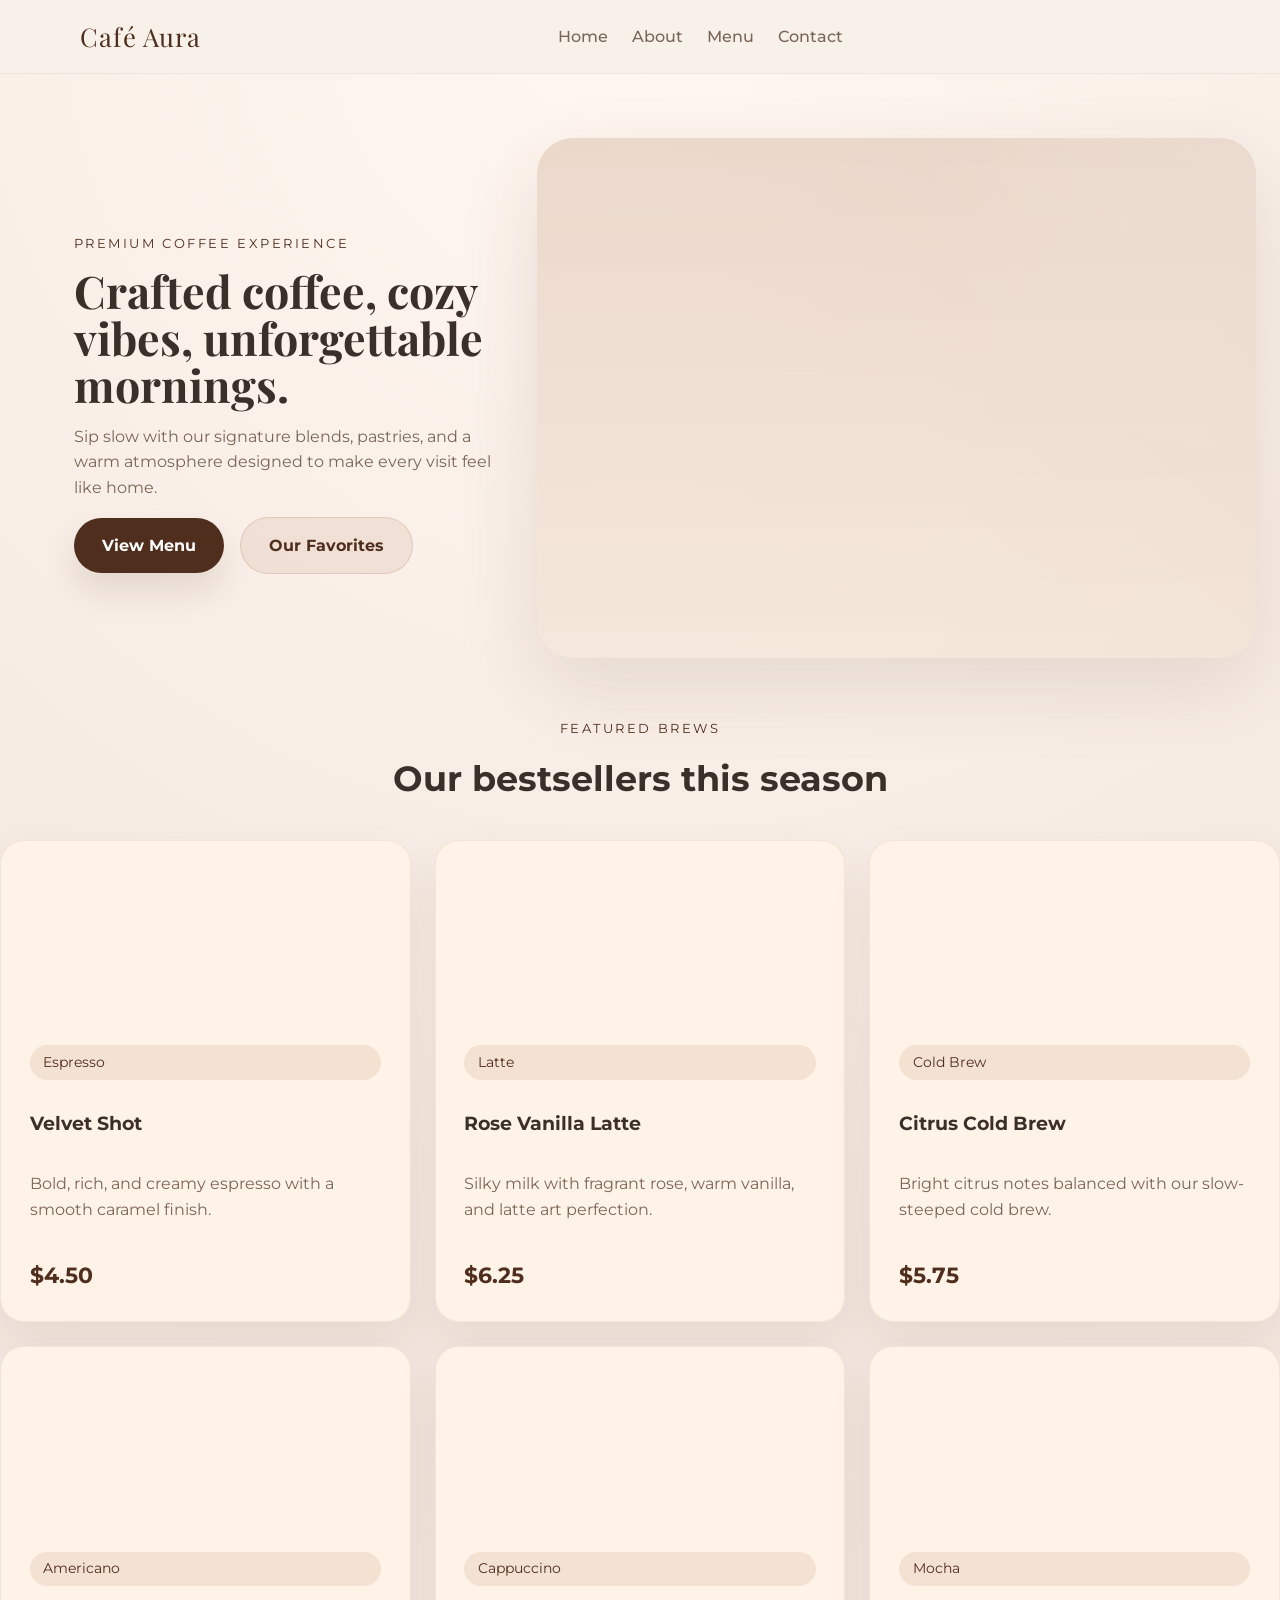
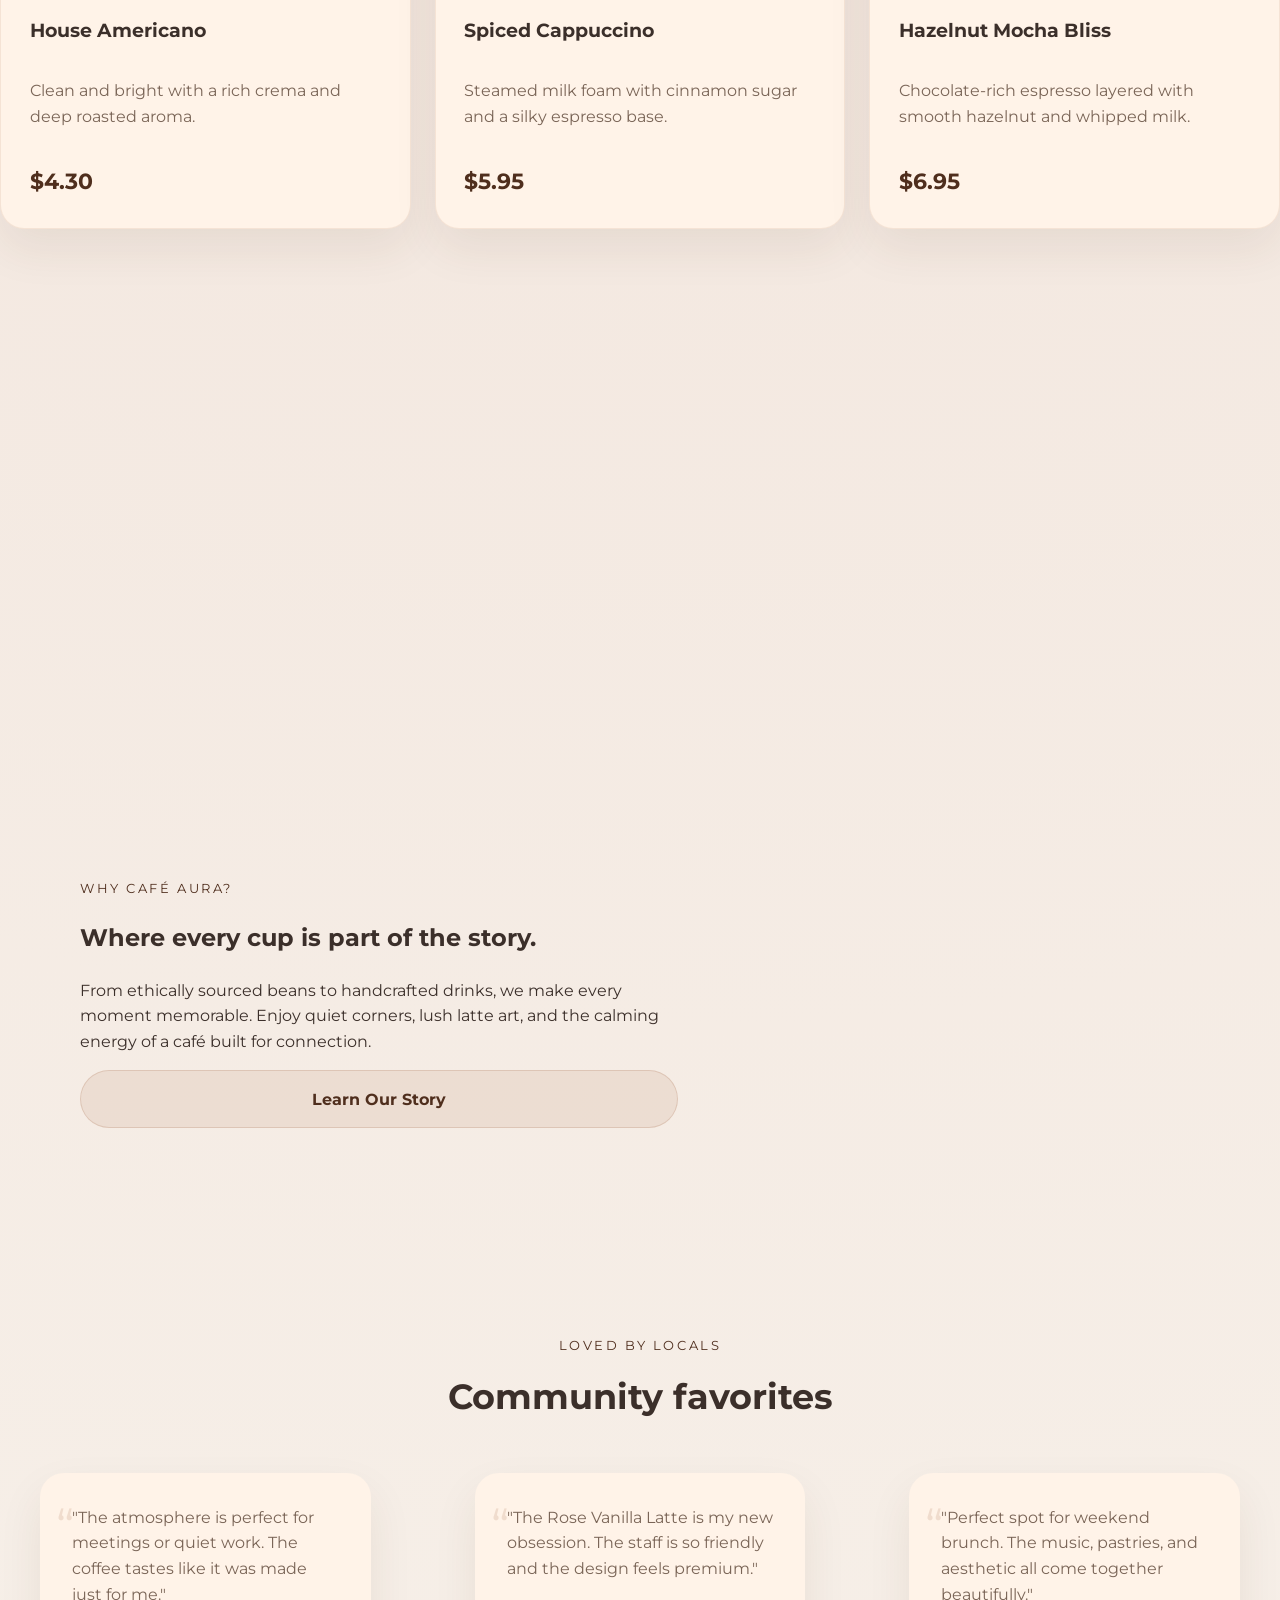
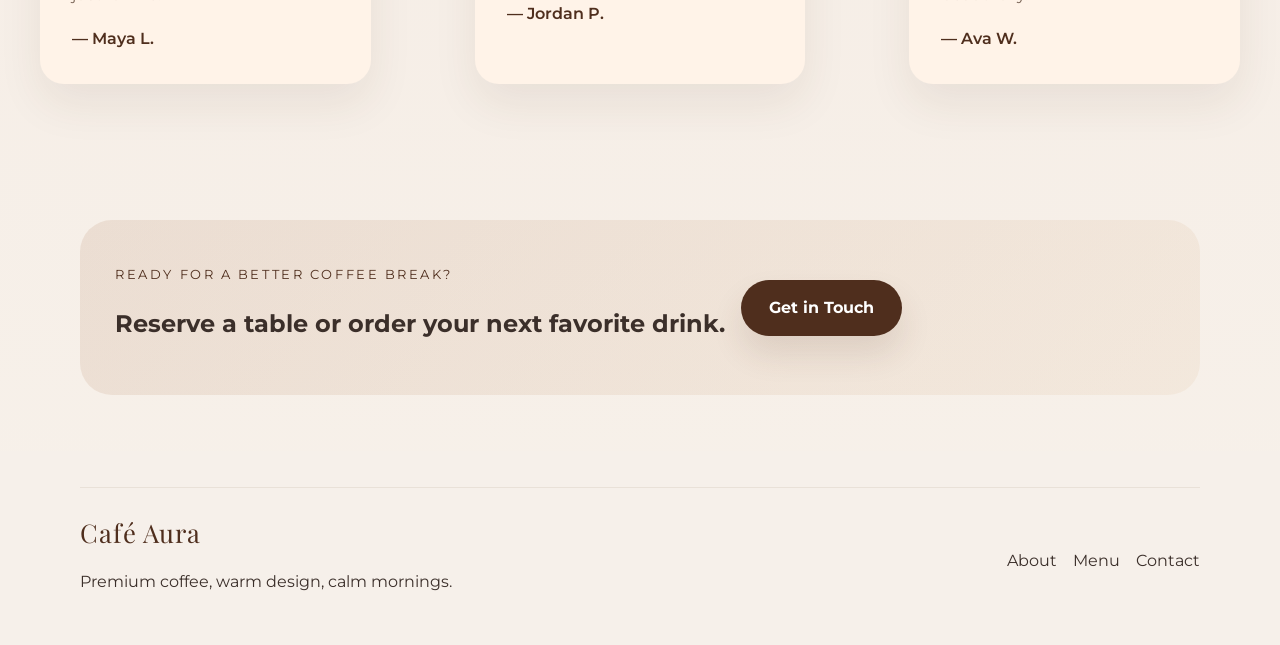
<file: cafe-website/index.html>
<!DOCTYPE html>
<html lang="en">

<head>
    <meta charset="UTF-8" />
    <meta name="viewport" content="width=device-width, initial-scale=1.0" />
    <title>Café Aura | Home</title>
    <link rel="preconnect" href="https://fonts.googleapis.com" />
    <link rel="preconnect" href="https://fonts.gstatic.com" crossorigin />
    <link
        href="https://fonts.googleapis.com/css2?family=Montserrat:wght@400;500;600;700&family=Playfair+Display:wght@600;700&display=swap"
        rel="stylesheet" />
    <link rel="stylesheet" href="style.css" />
</head>

<body>
    <header class="site-header">
        <div class="container header-inner">
            <a href="index.html" class="brand">Café Aura</a>
            <button class="nav-toggle" aria-label="Open menu">☕</button>
            <nav class="nav-links">
                <a href="index.html">Home</a>
                <a href="about.html">About</a>
                <a href="services.html">Menu</a>
                <a href="contact.html">Contact</a>
            </nav>
        </div>
    </header>

    <main>
        <section class="hero" id="hero">
            <div class="hero-copy">
                <p class="eyebrow">Premium coffee experience</p>
                <h1>Crafted coffee, cozy vibes, unforgettable mornings.</h1>
                <p class="hero-text">Sip slow with our signature blends, pastries, and a warm atmosphere designed to
                    make every visit feel like home.</p>
                <div class="hero-actions">
                    <a href="services.html" class="btn btn-primary">View Menu</a>
                    <a href="#featured" class="btn btn-secondary">Our Favorites</a>
                </div>
            </div>
            <div class="hero-image" aria-hidden="true"></div>
        </section>

        <section class="featured" id="featured">
            <div class="container section-head">
                <p class="eyebrow">Featured Brews</p>
                <h2>Our bestsellers this season</h2>
            </div>
            <div class="card-grid">
                <article class="menu-card reveal">
                    <div class="menu-image"
                        style="background-image: url('https://images.unsplash.com/photo-1511920170033-f8396924c348?auto=format&fit=crop&w=600&q=80');">
                    </div>
                    <span class="menu-label">Espresso</span>
                    <h3>Velvet Shot</h3>
                    <p>Bold, rich, and creamy espresso with a smooth caramel finish.</p>
                    <div class="price">$4.50</div>
                </article>
                <article class="menu-card reveal">
                    <div class="menu-image"
                        style="background-image: url('https://images.unsplash.com/photo-1495474472287-4d71bcdd2085?auto=format&fit=crop&w=600&q=80');">
                    </div>
                    <span class="menu-label">Latte</span>
                    <h3>Rose Vanilla Latte</h3>
                    <p>Silky milk with fragrant rose, warm vanilla, and latte art perfection.</p>
                    <div class="price">$6.25</div>
                </article>
                <article class="menu-card reveal">
                    <div class="menu-image"
                        style="background-image: url('https://images.unsplash.com/photo-1470337458703-46ad1756a187?auto=format&fit=crop&w=600&q=80');">
                    </div>
                    <span class="menu-label">Cold Brew</span>
                    <h3>Citrus Cold Brew</h3>
                    <p>Bright citrus notes balanced with our slow-steeped cold brew.</p>
                    <div class="price">$5.75</div>
                </article>
                <article class="menu-card reveal">
                    <div class="menu-image"
                        style="background-image: url('https://images.unsplash.com/photo-1495474472287-4d71bcdd2085?auto=format&fit=crop&w=600&q=80');">
                    </div>
                    <span class="menu-label">Americano</span>
                    <h3>House Americano</h3>
                    <p>Clean and bright with a rich crema and deep roasted aroma.</p>
                    <div class="price">$4.30</div>
                </article>
                <article class="menu-card reveal">
                    <div class="menu-image"
                        style="background-image: url('https://images.unsplash.com/photo-1509042239860-f550ce710b93?auto=format&fit=crop&w=600&q=80');">
                    </div>
                    <span class="menu-label">Cappuccino</span>
                    <h3>Spiced Cappuccino</h3>
                    <p>Steamed milk foam with cinnamon sugar and a silky espresso base.</p>
                    <div class="price">$5.95</div>
                </article>
                <article class="menu-card reveal">
                    <div class="menu-image"
                        style="background-image: url('https://images.unsplash.com/photo-1511920170033-f8396924c348?auto=format&fit=crop&w=600&q=80');">
                    </div>
                    <span class="menu-label">Mocha</span>
                    <h3>Hazelnut Mocha Bliss</h3>
                    <p>Chocolate-rich espresso layered with smooth hazelnut and whipped milk.</p>
                    <div class="price">$6.95</div>
                </article>
                <article class="menu-card reveal">
                    <div class="menu-image"
                        style="background-image: url('https://images.unsplash.com/photo-1484981138541-3d074aa97716?auto=format&fit=crop&w=600&q=80');">
                    </div>
                    <span class="menu-label">Tea</span>
                    <h3>Matcha Chai Latte</h3>
                    <p>Bright matcha balanced with spicy chai notes and creamy milk.</p>
                    <div class="price">$5.95</div>
                </article>
                <article class="menu-card reveal">
                    <div class="menu-image"
                        style="background-image: url('https://images.unsplash.com/photo-1495474472287-4d71bcdd2085?auto=format&fit=crop&w=600&q=80');">
                    </div>
                    <span class="menu-label">Flat White</span>
                    <h3>Creamy Flat White</h3>
                    <p>Velvety milk poured over a double shot for a smooth, silky finish.</p>
                    <div class="price">$5.25</div>
                </article>
                <article class="menu-card reveal">
                    <div class="menu-image"
                        style="background-image: url('https://images.unsplash.com/photo-1473093295043-cdd812d0e601?auto=format&fit=crop&w=600&q=80');">
                    </div>
                    <span class="menu-label">Nitro</span>
                    <h3>Velvet Nitro Cold Brew</h3>
                    <p>Silky nitrogen infusion with bold cold brew and fizzy crema.</p>
                    <div class="price">$6.50</div>
                </article>
            </div>
        </section>

        <section class="about-blurb reveal">
            <div class="container about-grid">
                <div>
                    <p class="eyebrow">Why Café Aura?</p>
                    <h2>Where every cup is part of the story.</h2>
                    <p>From ethically sourced beans to handcrafted drinks, we make every moment memorable. Enjoy quiet
                        corners, lush latte art, and the calming energy of a café built for connection.</p>
                    <a href="about.html" class="btn btn-secondary">Learn Our Story</a>
                </div>
                <div class="about-images">
                    <div class="image-box image-one"></div>
                    <div class="image-box image-two"></div>
                </div>
            </div>
        </section>

        <section class="testimonials reveal">
            <div class="container section-head">
                <p class="eyebrow">Loved by locals</p>
                <h2>Community favorites</h2>
            </div>
            <div class="testimonials-grid">
                <blockquote>
                    <p>"The atmosphere is perfect for meetings or quiet work. The coffee tastes like it was made just
                        for me."</p>
                    <footer>— Maya L.</footer>
                </blockquote>
                <blockquote>
                    <p>"The Rose Vanilla Latte is my new obsession. The staff is so friendly and the design feels
                        premium."</p>
                    <footer>— Jordan P.</footer>
                </blockquote>
                <blockquote>
                    <p>"Perfect spot for weekend brunch. The music, pastries, and aesthetic all come together
                        beautifully."</p>
                    <footer>— Ava W.</footer>
                </blockquote>
            </div>
        </section>

        <section class="cta reveal">
            <div class="container cta-inner">
                <div>
                    <p class="eyebrow">Ready for a better coffee break?</p>
                    <h2>Reserve a table or order your next favorite drink.</h2>
                </div>
                <a href="contact.html" class="btn btn-primary">Get in Touch</a>
            </div>
        </section>
    </main>

    <footer class="site-footer">
        <div class="container footer-inner">
            <div>
                <a href="index.html" class="brand">Café Aura</a>
                <p>Premium coffee, warm design, calm mornings.</p>
            </div>
            <div class="footer-links">
                <a href="about.html">About</a>
                <a href="services.html">Menu</a>
                <a href="contact.html">Contact</a>
            </div>
        </div>
    </footer>

    <script src="script.js"></script>
</body>

</html>
</file>
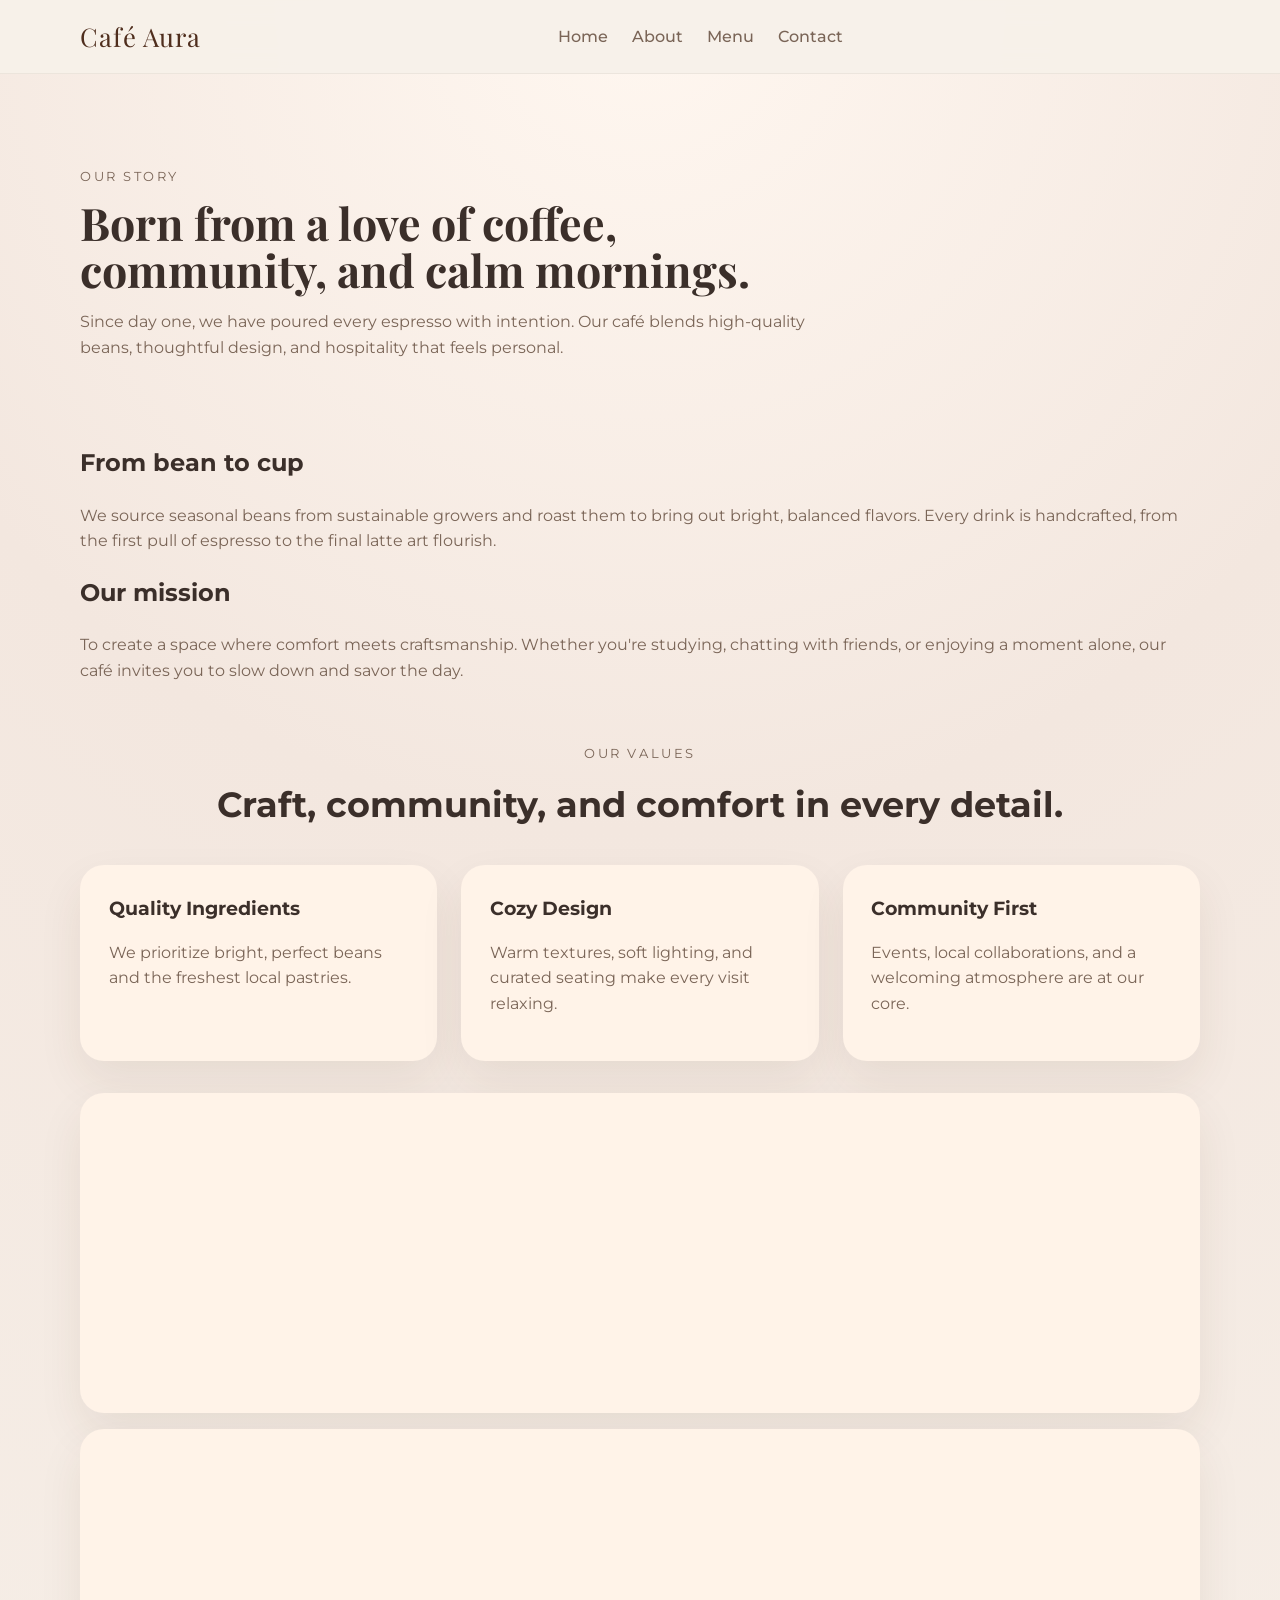
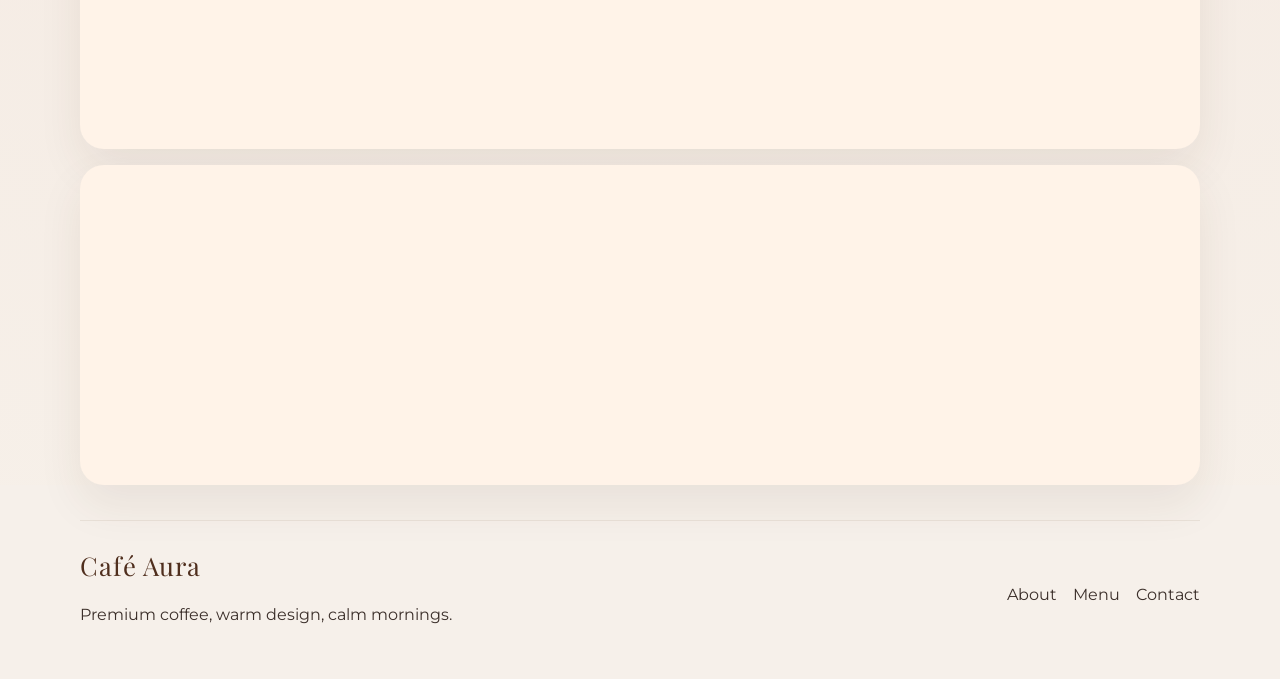
<file: cafe-website/about.html>
<!DOCTYPE html>
<html lang="en">

<head>
    <meta charset="UTF-8" />
    <meta name="viewport" content="width=device-width, initial-scale=1.0" />
    <title>Café Aura | About</title>
    <link rel="preconnect" href="https://fonts.googleapis.com" />
    <link rel="preconnect" href="https://fonts.gstatic.com" crossorigin />
    <link
        href="https://fonts.googleapis.com/css2?family=Montserrat:wght@400;500;600;700&family=Playfair+Display:wght@600;700&display=swap"
        rel="stylesheet" />
    <link rel="stylesheet" href="style.css" />
</head>

<body>
    <header class="site-header">
        <div class="container header-inner">
            <a href="index.html" class="brand">Café Aura</a>
            <button class="nav-toggle" aria-label="Open menu">☕</button>
            <nav class="nav-links">
                <a href="index.html">Home</a>
                <a href="about.html">About</a>
                <a href="services.html">Menu</a>
                <a href="contact.html">Contact</a>
            </nav>
        </div>
    </header>

    <main>
        <section class="page-hero about-hero reveal">
            <div class="container">
                <p class="eyebrow">Our story</p>
                <h1>Born from a love of coffee, community, and calm mornings.</h1>
                <p>Since day one, we have poured every espresso with intention. Our café blends high-quality beans,
                    thoughtful design, and hospitality that feels personal.</p>
            </div>
        </section>

        <section class="about-story container reveal">
            <div class="story-grid">
                <div>
                    <h2>From bean to cup</h2>
                    <p>We source seasonal beans from sustainable growers and roast them to bring out bright, balanced
                        flavors. Every drink is handcrafted, from the first pull of espresso to the final latte art
                        flourish.</p>
                </div>
                <div>
                    <h2>Our mission</h2>
                    <p>To create a space where comfort meets craftsmanship. Whether you're studying, chatting with
                        friends, or enjoying a moment alone, our café invites you to slow down and savor the day.</p>
                </div>
            </div>
        </section>

        <section class="values container reveal">
            <div class="section-head">
                <p class="eyebrow">Our values</p>
                <h2>Craft, community, and comfort in every detail.</h2>
            </div>
            <div class="value-grid">
                <article>
                    <h3>Quality Ingredients</h3>
                    <p>We prioritize bright, perfect beans and the freshest local pastries.</p>
                </article>
                <article>
                    <h3>Cozy Design</h3>
                    <p>Warm textures, soft lighting, and curated seating make every visit relaxing.</p>
                </article>
                <article>
                    <h3>Community First</h3>
                    <p>Events, local collaborations, and a welcoming atmosphere are at our core.</p>
                </article>
            </div>
        </section>

        <section class="gallery container reveal">
            <div class="gallery-card image-three"></div>
            <div class="gallery-card image-four"></div>
            <div class="gallery-card image-five"></div>
        </section>
    </main>

    <footer class="site-footer">
        <div class="container footer-inner">
            <div>
                <a href="index.html" class="brand">Café Aura</a>
                <p>Premium coffee, warm design, calm mornings.</p>
            </div>
            <div class="footer-links">
                <a href="about.html">About</a>
                <a href="services.html">Menu</a>
                <a href="contact.html">Contact</a>
            </div>
        </div>
    </footer>

    <script src="script.js"></script>
</body>

</html>
</file>
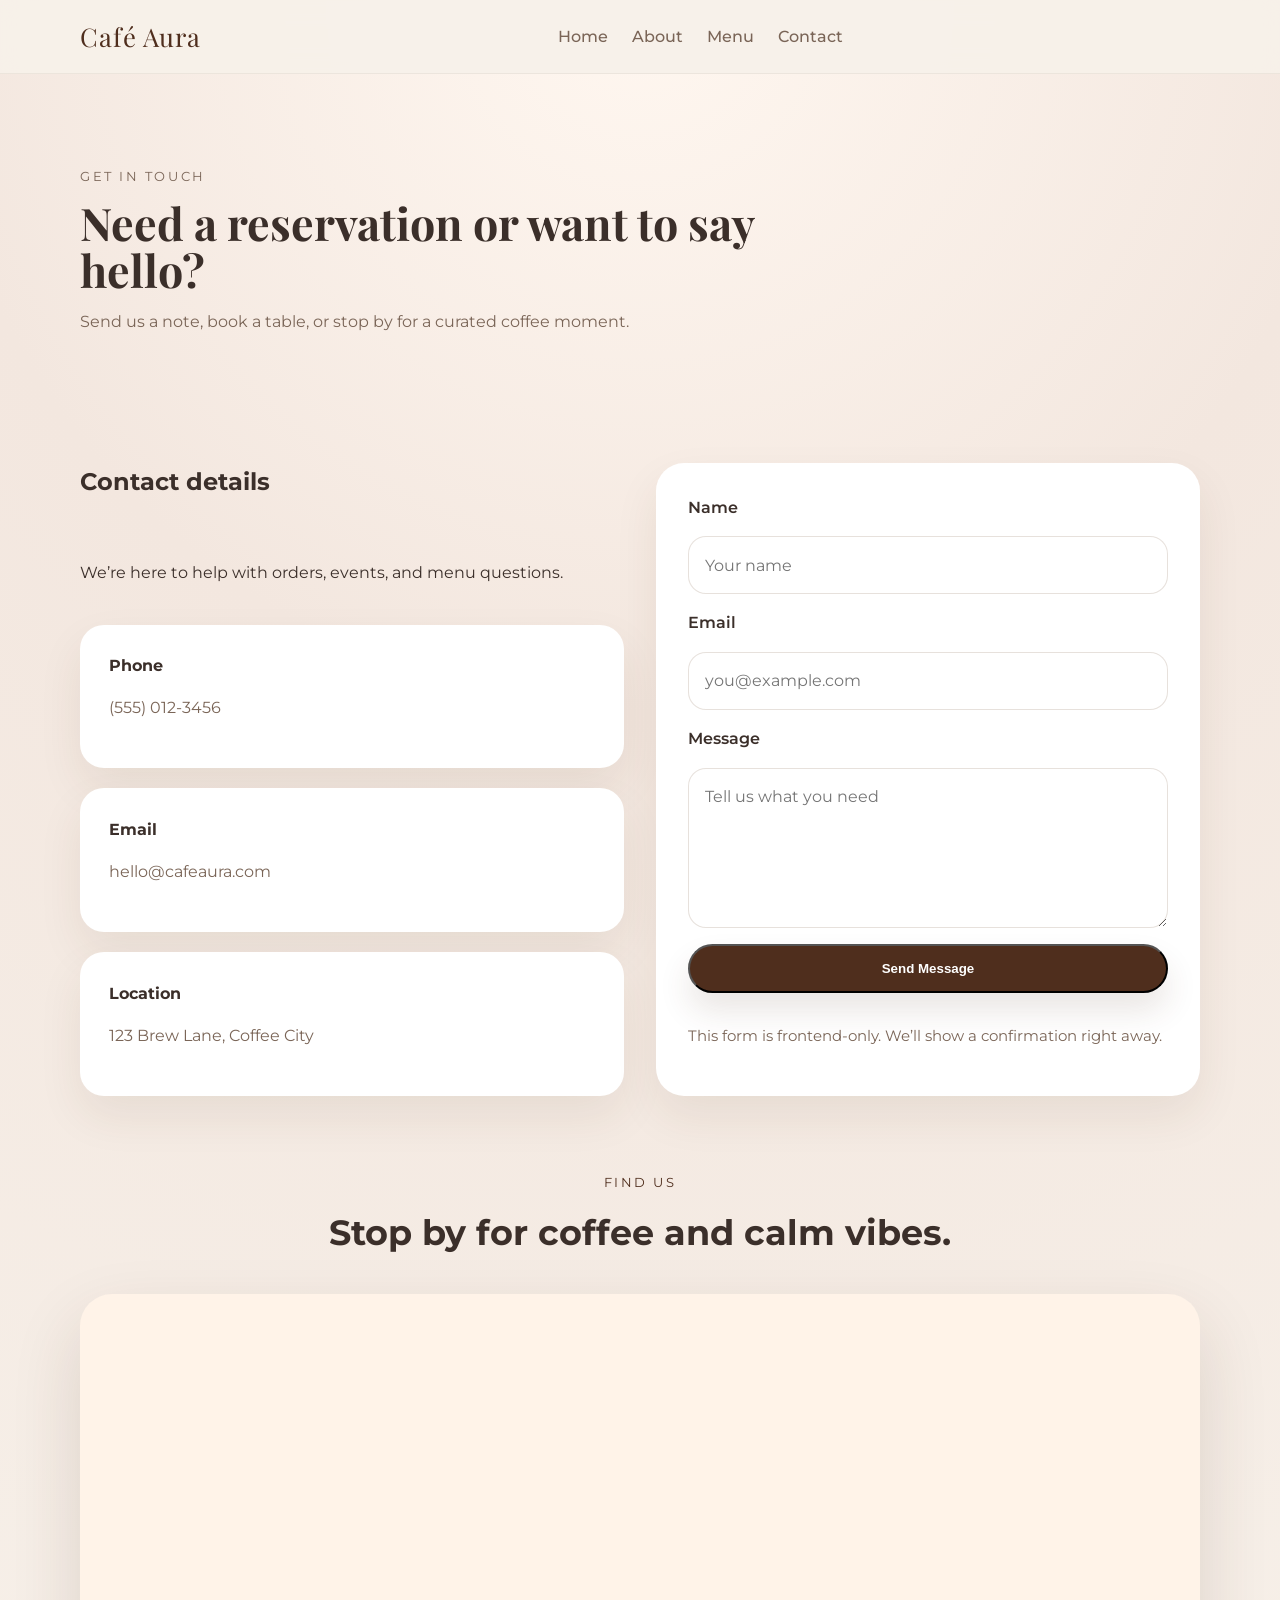
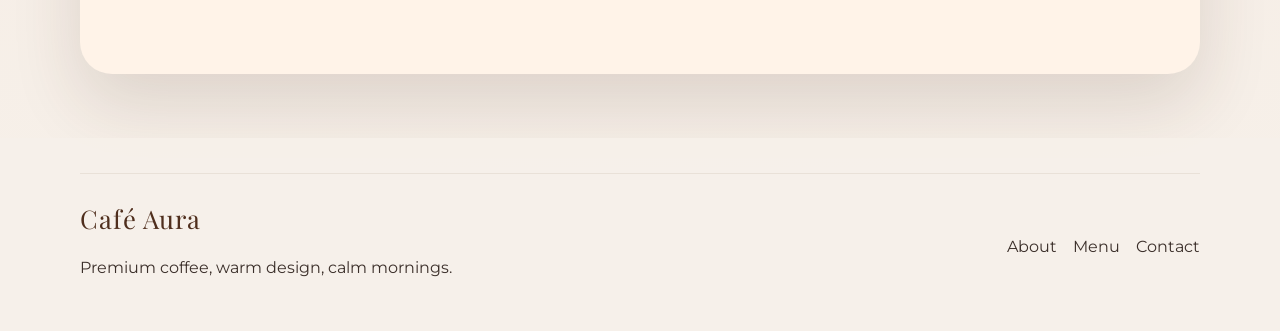
<file: cafe-website/contact.html>
<!DOCTYPE html>
<html lang="en">

<head>
    <meta charset="UTF-8" />
    <meta name="viewport" content="width=device-width, initial-scale=1.0" />
    <title>Café Aura | Contact</title>
    <link rel="preconnect" href="https://fonts.googleapis.com" />
    <link rel="preconnect" href="https://fonts.gstatic.com" crossorigin />
    <link
        href="https://fonts.googleapis.com/css2?family=Montserrat:wght@400;500;600;700&family=Playfair+Display:wght@600;700&display=swap"
        rel="stylesheet" />
    <link rel="stylesheet" href="style.css" />
</head>

<body>
    <header class="site-header">
        <div class="container header-inner">
            <a href="index.html" class="brand">Café Aura</a>
            <button class="nav-toggle" aria-label="Open menu">☕</button>
            <nav class="nav-links">
                <a href="index.html">Home</a>
                <a href="about.html">About</a>
                <a href="services.html">Menu</a>
                <a href="contact.html">Contact</a>
            </nav>
        </div>
    </header>

    <main>
        <section class="page-hero contact-hero reveal">
            <div class="container">
                <p class="eyebrow">Get in touch</p>
                <h1>Need a reservation or want to say hello?</h1>
                <p>Send us a note, book a table, or stop by for a curated coffee moment.</p>
            </div>
        </section>

        <section class="contact-section container reveal">
            <div class="contact-grid">
                <div class="contact-info">
                    <h2>Contact details</h2>
                    <p>We’re here to help with orders, events, and menu questions.</p>
                    <div class="info-card">
                        <strong>Phone</strong>
                        <p>(555) 012-3456</p>
                    </div>
                    <div class="info-card">
                        <strong>Email</strong>
                        <p>hello@cafeaura.com</p>
                    </div>
                    <div class="info-card">
                        <strong>Location</strong>
                        <p>123 Brew Lane, Coffee City</p>
                    </div>
                </div>

                <form id="contactForm" class="contact-form">
                    <label for="name">Name</label>
                    <input type="text" id="name" name="name" placeholder="Your name" required />

                    <label for="email">Email</label>
                    <input type="email" id="email" name="email" placeholder="you@example.com" required />

                    <label for="message">Message</label>
                    <textarea id="message" name="message" rows="5" placeholder="Tell us what you need"
                        required></textarea>

                    <button type="submit" class="btn btn-primary">Send Message</button>
                    <p class="form-note">This form is frontend-only. We’ll show a confirmation right away.</p>
                </form>
            </div>
        </section>

        <section class="map-section container reveal">
            <div class="section-head">
                <p class="eyebrow">Find us</p>
                <h2>Stop by for coffee and calm vibes.</h2>
            </div>
            <div class="map-card">
                <iframe title="Café Aura Location"
                    src="https://www.google.com/maps/embed?pb=!1m18!1m12!1m3!1d3158.1669626036567!2d-122.41941508468151!3d37.77492927975917!2m3!1f0!2f0!3f0!3m2!1i1024!2i768!4f13.1!3m3!1m2!1s0x8085809c8f9932af%3A0x53e6a19df323a8d3!2sCoffee%20Shop!5e0!3m2!1sen!2sus!4v1700000000000"
                    loading="lazy" referrerpolicy="no-referrer-when-downgrade"></iframe>
            </div>
        </section>
    </main>

    <footer class="site-footer">
        <div class="container footer-inner">
            <div>
                <a href="index.html" class="brand">Café Aura</a>
                <p>Premium coffee, warm design, calm mornings.</p>
            </div>
            <div class="footer-links">
                <a href="about.html">About</a>
                <a href="services.html">Menu</a>
                <a href="contact.html">Contact</a>
            </div>
        </div>
    </footer>

    <script src="script.js"></script>
</body>

</html>
</file>
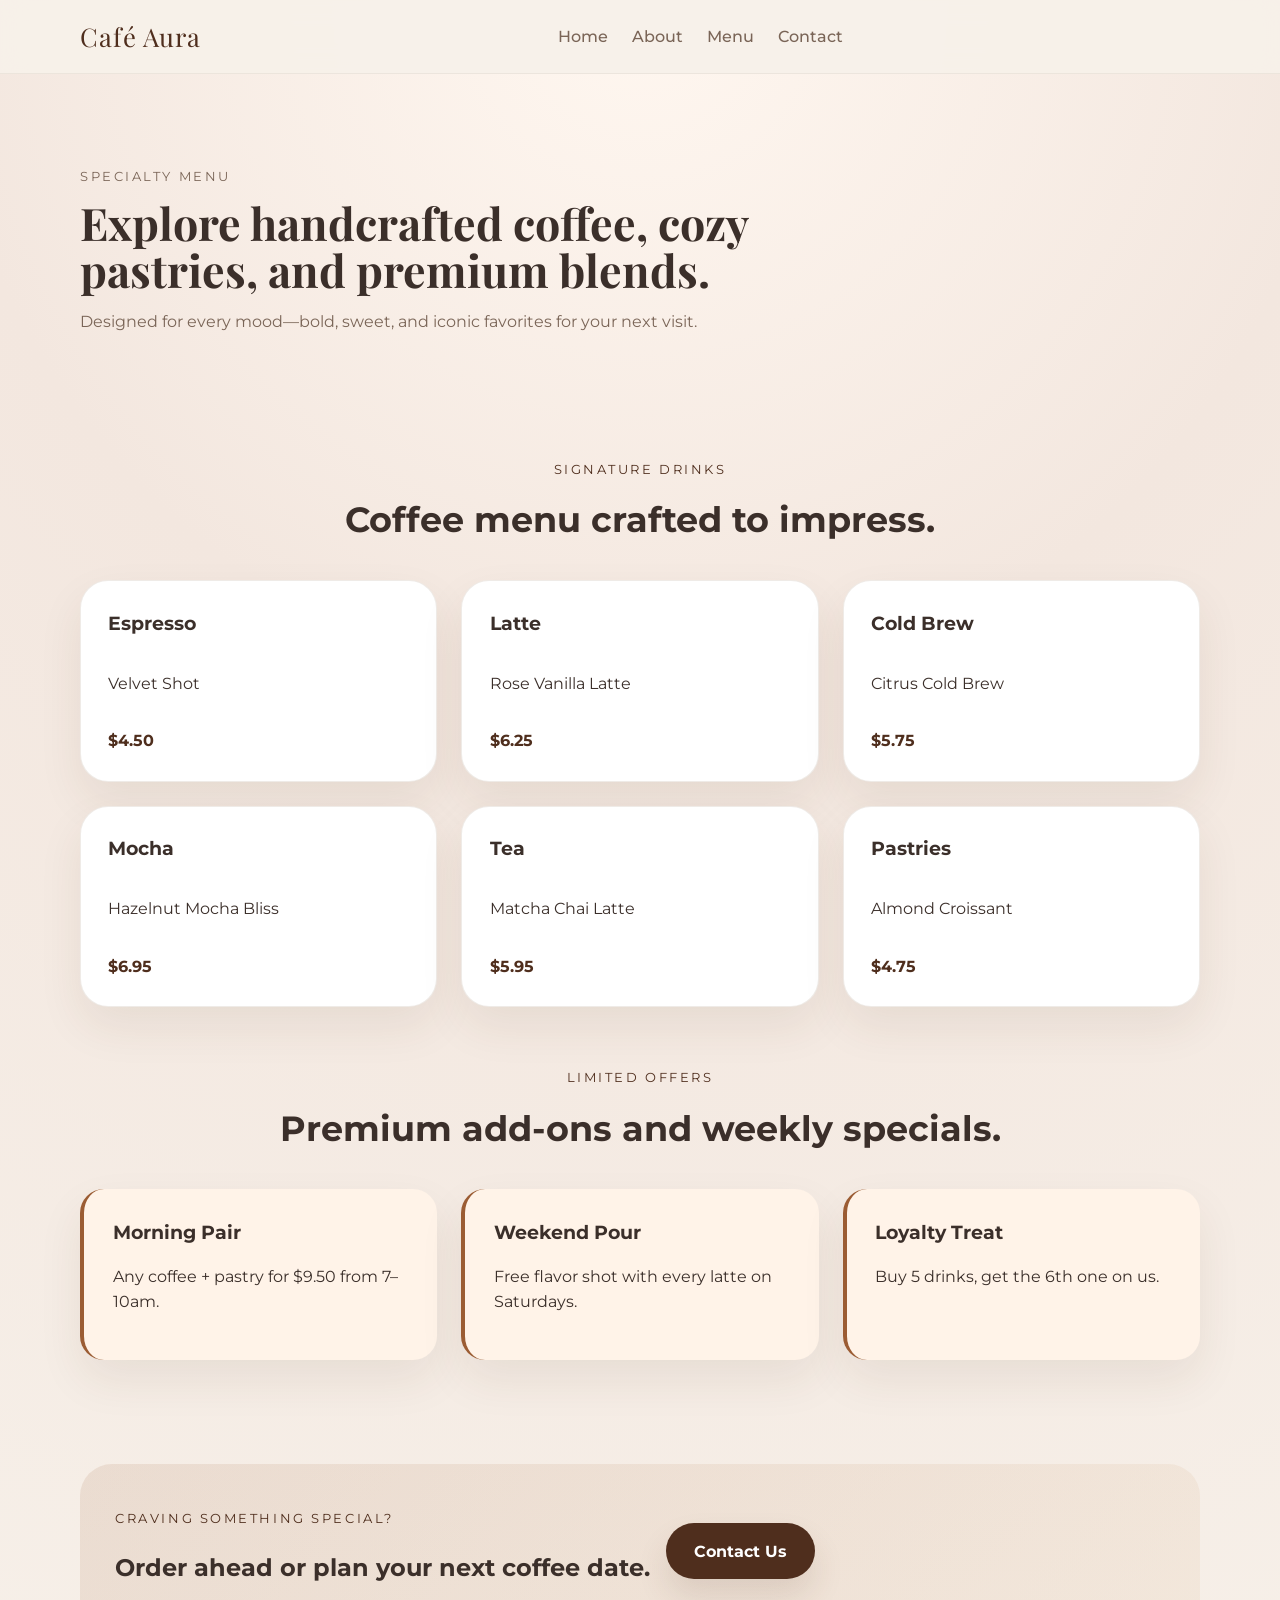
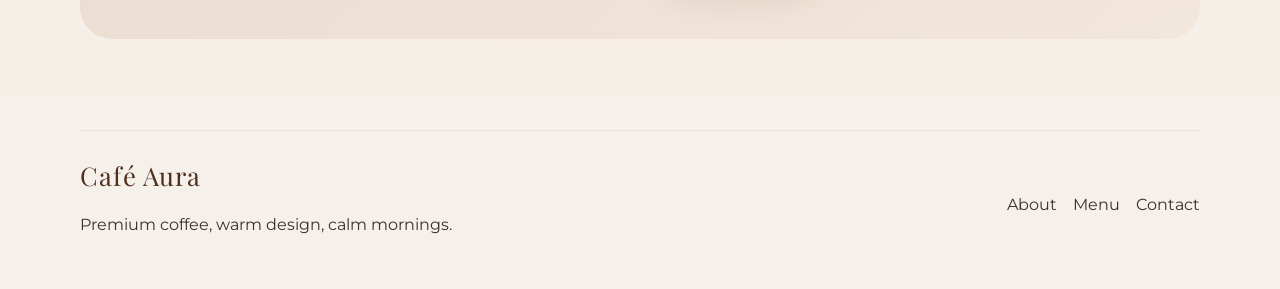
<file: cafe-website/services.html>
<!DOCTYPE html>
<html lang="en">

<head>
    <meta charset="UTF-8" />
    <meta name="viewport" content="width=device-width, initial-scale=1.0" />
    <title>Café Aura | Menu</title>
    <link rel="preconnect" href="https://fonts.googleapis.com" />
    <link rel="preconnect" href="https://fonts.gstatic.com" crossorigin />
    <link
        href="https://fonts.googleapis.com/css2?family=Montserrat:wght@400;500;600;700&family=Playfair+Display:wght@600;700&display=swap"
        rel="stylesheet" />
    <link rel="stylesheet" href="style.css" />
</head>

<body>
    <header class="site-header">
        <div class="container header-inner">
            <a href="index.html" class="brand">Café Aura</a>
            <button class="nav-toggle" aria-label="Open menu">☕</button>
            <nav class="nav-links">
                <a href="index.html">Home</a>
                <a href="about.html">About</a>
                <a href="services.html">Menu</a>
                <a href="contact.html">Contact</a>
            </nav>
        </div>
    </header>

    <main>
        <section class="page-hero services-hero reveal">
            <div class="container">
                <p class="eyebrow">Specialty menu</p>
                <h1>Explore handcrafted coffee, cozy pastries, and premium blends.</h1>
                <p>Designed for every mood—bold, sweet, and iconic favorites for your next visit.</p>
            </div>
        </section>

        <section class="menu-list container reveal">
            <div class="section-head">
                <p class="eyebrow">Signature drinks</p>
                <h2>Coffee menu crafted to impress.</h2>
            </div>
            <div class="menu-grid">
                <article>
                    <h3>Espresso</h3>
                    <p>Velvet Shot</p>
                    <span>$4.50</span>
                </article>
                <article>
                    <h3>Latte</h3>
                    <p>Rose Vanilla Latte</p>
                    <span>$6.25</span>
                </article>
                <article>
                    <h3>Cold Brew</h3>
                    <p>Citrus Cold Brew</p>
                    <span>$5.75</span>
                </article>
                <article>
                    <h3>Mocha</h3>
                    <p>Hazelnut Mocha Bliss</p>
                    <span>$6.95</span>
                </article>
                <article>
                    <h3>Tea</h3>
                    <p>Matcha Chai Latte</p>
                    <span>$5.95</span>
                </article>
                <article>
                    <h3>Pastries</h3>
                    <p>Almond Croissant</p>
                    <span>$4.75</span>
                </article>
            </div>
        </section>

        <section class="offers container reveal">
            <div class="section-head">
                <p class="eyebrow">Limited offers</p>
                <h2>Premium add-ons and weekly specials.</h2>
            </div>
            <div class="offer-grid">
                <article>
                    <h3>Morning Pair</h3>
                    <p>Any coffee + pastry for $9.50 from 7–10am.</p>
                </article>
                <article>
                    <h3>Weekend Pour</h3>
                    <p>Free flavor shot with every latte on Saturdays.</p>
                </article>
                <article>
                    <h3>Loyalty Treat</h3>
                    <p>Buy 5 drinks, get the 6th one on us.</p>
                </article>
            </div>
        </section>

        <section class="cta reveal">
            <div class="container cta-inner">
                <div>
                    <p class="eyebrow">Craving something special?</p>
                    <h2>Order ahead or plan your next coffee date.</h2>
                </div>
                <a href="contact.html" class="btn btn-primary">Contact Us</a>
            </div>
        </section>
    </main>

    <footer class="site-footer">
        <div class="container footer-inner">
            <div>
                <a href="index.html" class="brand">Café Aura</a>
                <p>Premium coffee, warm design, calm mornings.</p>
            </div>
            <div class="footer-links">
                <a href="about.html">About</a>
                <a href="services.html">Menu</a>
                <a href="contact.html">Contact</a>
            </div>
        </div>
    </footer>

    <script src="script.js"></script>
</body>

</html>
</file>
<file: cafe-website/style.css>
:root {
    --bg: #f7f1ea;
    --surface: #fff3e8;
    --text: #3b2f2a;
    --muted: #7a6557;
    --accent: #9b5c33;
    --accent-strong: #4f2e1d;
    --shadow: rgba(73, 45, 25, 0.15);
    --radius: 24px;
}

* {
    box-sizing: border-box;
}

html {
    scroll-behavior: smooth;
}

body {
    margin: 0;
    font-family: 'Montserrat', sans-serif;
    background: radial-gradient(circle at top, #fff7f0, #f3e7df 35%, #f7f1ea 100%);
    color: var(--text);
    line-height: 1.6;
}

img {
    max-width: 100%;
    display: block;
}

a {
    color: inherit;
    text-decoration: none;
}

.container {
    width: min(1120px, calc(100% - 4rem));
    margin: 0 auto;
}

.site-header {
    position: sticky;
    top: 0;
    background: rgba(247, 241, 234, 0.96);
    backdrop-filter: blur(12px);
    z-index: 20;
    border-bottom: 1px solid rgba(121, 88, 62, 0.08);
}

.header-inner,
.footer-inner,
.about-grid,
.menu-grid,
.offer-grid,
.testimonials-grid,
.contact-grid,
.cta-inner {
    display: grid;
    gap: 1.5rem;
}

.header-inner {
    grid-template-columns: auto 1fr auto;
    align-items: center;
    padding: 1rem 0;
}

.brand {
    font-family: 'Playfair Display', serif;
    font-size: 1.6rem;
    letter-spacing: 0.04em;
    color: var(--accent-strong);
}

.nav-links {
    display: flex;
    justify-content: center;
    gap: 1.5rem;
}

.nav-links a {
    color: var(--muted);
    font-weight: 500;
    transition: color 0.25s ease, transform 0.25s ease;
}

.nav-links a:hover {
    color: var(--accent-strong);
    transform: translateY(-1px);
}

.nav-toggle {
    display: none;
    background: var(--accent);
    color: #fff;
    border: none;
    padding: 0.85rem 1rem;
    border-radius: 999px;
    font-size: 1rem;
    cursor: pointer;
}

.hero,
.page-hero {
    padding: 4rem 1.5rem 3rem;
}

.hero {
    display: grid;
    grid-template-columns: minmax(460px, 0.75fr) minmax(340px, 1.25fr);
    gap: 1.6rem;
    align-items: center;
    padding-left: 3.2rem;
}

.hero-copy {
    max-width: 520px;
    margin-left: 0;
    padding: 0 0.5rem 0 1.4rem;
}

.eyebrow {
    text-transform: uppercase;
    font-size: 0.8rem;
    letter-spacing: 0.2em;
    color: var(--accent-strong);
    margin-bottom: 0.75rem;
}

.hero h1,
.page-hero h1 {
    font-family: 'Playfair Display', serif;
    font-size: clamp(2.7rem, 3.5vw, 4.4rem);
    margin: 0;
    line-height: 1.05;
}

.hero-text,
.page-hero p,
.about-story p,
.values p,
.testimonials blockquote p,
.info-card p {
    color: var(--muted);
}

.hero-text {
    max-width: 42rem;
}

.hero-actions,
.about-blurb .btn,
.cta-inner {
    display: flex;
    flex-wrap: wrap;
    gap: 1rem;
    align-items: center;
}

.btn {
    display: inline-flex;
    align-items: center;
    justify-content: center;
    padding: 0.95rem 1.75rem;
    border-radius: 999px;
    font-weight: 700;
    transition: transform 0.25s ease, box-shadow 0.25s ease, background 0.25s ease;
}

.btn:hover {
    transform: translateY(-2px);
}

.btn-primary {
    background: var(--accent-strong);
    color: #fff;
    box-shadow: 0 18px 32px rgba(79, 46, 29, 0.12);
}

.btn-secondary {
    background: rgba(155, 92, 51, 0.1);
    color: var(--accent-strong);
    border: 1px solid rgba(155, 92, 51, 0.18);
}

.btn-secondary:hover {
    background: rgba(155, 92, 51, 0.16);
}

.hero-image {
    min-height: 520px;
    border-radius: 36px;
    position: relative;
    overflow: hidden;
    background: linear-gradient(180deg, rgba(158, 102, 63, 0.2), rgba(222, 187, 149, 0.16)), url('https://images.unsplash.com/photo-1511920170033-f8396924c348?auto=format&fit=crop&w=1200&q=80') center/cover no-repeat;
    box-shadow: 0 30px 80px rgba(79, 46, 29, 0.12);
}

.hero-image::before {
    content: '';
    position: absolute;
    inset: 0;
    background: radial-gradient(circle at top right, rgba(255, 255, 255, 0.14), transparent 40%);
    pointer-events: none;
}

.section-head {
    text-align: center;
    margin-bottom: 2rem;
}

.section-head h2 {
    font-size: clamp(2rem, 2.75vw, 3rem);
    margin: 0.5rem 0 0;
}

.card-grid,
.testimonials-grid,
.menu-grid,
.offer-grid {
    display: grid;
    gap: 1.5rem;
}

.card-grid {
    grid-template-columns: repeat(3, minmax(0, 1fr));
}

.menu-card,
.testimonials blockquote,
.value-grid article,
.info-card,
.menu-list article,
.offer-grid article,
.map-card,
.gallery-card {
    background: var(--surface);
    border-radius: var(--radius);
    padding: 1.8rem;
    box-shadow: 0 20px 45px rgba(73, 45, 25, 0.08);
}

.menu-card {
    transition: transform 0.3s ease, box-shadow 0.3s ease, border-color 0.3s ease;
    border: 1px solid rgba(155, 92, 51, 0.1);
    display: grid;
    gap: 1rem;
}

.menu-card:hover {
    transform: translateY(-6px);
    box-shadow: 0 30px 60px rgba(73, 45, 25, 0.14);
    border-color: rgba(155, 92, 51, 0.22);
}

.menu-image {
    width: 100%;
    min-height: 160px;
    border-radius: 22px;
    background-size: cover;
    background-position: center;
}

.menu-label {
    display: inline-block;
    padding: 0.4rem 0.85rem;
    background: rgba(155, 92, 51, 0.12);
    border-radius: 999px;
    color: var(--accent-strong);
    font-size: 0.85rem;
    margin-bottom: 0.85rem;
}

.menu-card h3,
.menu-list h3,
.offer-grid h3,
.values h3 {
    margin: 0;
}

.menu-card p {
    color: var(--muted);
    margin: 1rem 0 1.2rem;
}

.price {
    font-size: 1.35rem;
    font-weight: 700;
    color: var(--accent-strong);
}

.about-blurb {
    padding: 4rem 0;
}

.about-grid {
    grid-template-columns: 1.2fr 1fr;
    align-items: center;
}

.about-images {
    display: grid;
    gap: 1rem;
}

.image-box {
    border-radius: 28px;
    min-height: 190px;
    background-size: cover;
    background-position: center;
}

.image-one {
    background-image: url('https://images.unsplash.com/photo-1510626176961-4b33a2fae833?auto=format&fit=crop&w=900&q=80');
}

.image-two {
    background-image: url('https://images.unsplash.com/photo-1495474472287-4d71bcdd2085?auto=format&fit=crop&w=900&q=80');
}

.image-three {
    background-image: url('https://images.unsplash.com/photo-1509042239860-f550ce710b93?auto=format&fit=crop&w=900&q=80');
    min-height: 320px;
}

.image-four {
    background-image: url('https://images.unsplash.com/photo-1495474472287-4d71bcdd2085?auto=format&fit=crop&w=900&q=80');
    min-height: 320px;
}

.image-five {
    background-image: url('https://images.unsplash.com/photo-1511920170033-f8396924c348?auto=format&fit=crop&w=900&q=80');
    min-height: 320px;
}

.values {
    padding: 2rem 0;
}

.value-grid {
    display: grid;
    grid-template-columns: repeat(3, minmax(0, 1fr));
    gap: 1.5rem;
}

.value-grid article h3 {
    margin-bottom: 0.9rem;
}

.gallery {
    display: grid;
    gap: 1rem;
}

.testimonials {
    padding: 4rem 0;
}

.testimonials-grid {
    grid-template-columns: repeat(3, minmax(0, 1fr));
}

.testimonials blockquote {
    position: relative;
    padding: 2rem;
}

.testimonials blockquote::before {
    content: '“';
    position: absolute;
    top: 1rem;
    left: 1rem;
    font-size: 3rem;
    color: rgba(155, 92, 51, 0.15);
}

.testimonials blockquote p {
    margin: 0 0 1.2rem;
}

.testimonials footer {
    font-weight: 600;
    color: var(--accent-strong);
}

.cta {
    padding: 3.5rem 0;
}

.cta-inner {
    grid-template-columns: 1fr auto;
    align-items: center;
    background: linear-gradient(135deg, rgba(155, 92, 51, 0.12), rgba(222, 187, 149, 0.15));
    border-radius: 32px;
    padding: 2rem 2.2rem;
}

.page-hero {
    padding: 5rem 0 3rem;
}

.page-hero p,
.page-hero h1 {
    max-width: 760px;
}

.menu-list {
    padding: 3rem 0;
}

.menu-grid {
    grid-template-columns: repeat(3, minmax(0, 1fr));
}

.menu-list article {
    border: 1px solid rgba(121, 88, 62, 0.12);
    background: #fff;
    padding: 1.7rem;
    border-radius: 28px;
    display: flex;
    flex-direction: column;
    gap: 1rem;
}

.menu-list article span {
    font-weight: 700;
    color: var(--accent-strong);
}

.offers {
    padding-bottom: 3rem;
}

.offer-grid {
    grid-template-columns: repeat(3, minmax(0, 1fr));
}

.offer-grid article {
    border-left: 4px solid var(--accent);
}

.offer-grid article h3 {
    margin-bottom: 0.65rem;
}

.contact-section {
    padding: 4rem 0;
}

.contact-grid {
    grid-template-columns: 1fr 1fr;
    gap: 2rem;
}

.contact-info {
    display: grid;
    gap: 1.25rem;
}

.info-card {
    background: #fff;
}

.contact-info h2 {
    margin-top: 0;
}

.contact-form {
    display: grid;
    gap: 1rem;
    background: #fff;
    padding: 2rem;
    border-radius: 28px;
    box-shadow: 0 20px 45px rgba(73, 45, 25, 0.08);
}

.contact-form label {
    font-weight: 600;
}

.contact-form input,
.contact-form textarea {
    width: 100%;
    border: 1px solid rgba(121, 88, 62, 0.18);
    border-radius: 18px;
    padding: 0.95rem 1rem;
    font: inherit;
}

.form-note {
    color: var(--muted);
    font-size: 0.95rem;
}

.map-section {
    padding-bottom: 4rem;
}

.map-card {
    min-height: 380px;
    overflow: hidden;
    border-radius: 32px;
    box-shadow: 0 30px 70px rgba(73, 45, 25, 0.14);
}

.map-card iframe {
    width: 100%;
    height: 100%;
    border: 0;
}

.site-footer {
    padding: 2.2rem 0;
    background: rgba(247, 241, 234, 0.94);
}

.footer-inner {
    grid-template-columns: 1fr auto;
    align-items: center;
    border-top: 1px solid rgba(121, 88, 62, 0.1);
    padding-top: 1.5rem;
}

.footer-links {
    display: flex;
    flex-wrap: wrap;
    gap: 1rem;
    justify-content: flex-end;
}

.reveal {
    opacity: 0;
    transform: translateY(24px);
    transition: opacity 0.8s ease, transform 0.8s ease;
}

.reveal.visible {
    opacity: 1;
    transform: none;
}

@media (max-width: 980px) {

    .hero,
    .about-grid,
    .contact-grid,
    .menu-grid,
    .offer-grid,
    .testimonials-grid,
    .value-grid,
    .cta-inner,
    .footer-inner {
        grid-template-columns: 1fr;
    }

    .hero {
        gap: 1.5rem;
    }

    .nav-links {
        justify-content: flex-end;
    }
}

@media (max-width: 820px) {
    .header-inner {
        grid-template-columns: 1fr auto;
    }

    .nav-toggle {
        display: inline-flex;
    }

    .nav-links {
        position: absolute;
        top: 100%;
        right: 1rem;
        left: 1rem;
        padding: 1.5rem;
        flex-direction: column;
        gap: 1rem;
        background: rgba(247, 241, 234, 0.98);
        border-radius: 28px;
        border: 1px solid rgba(121, 88, 62, 0.12);
        opacity: 0;
        pointer-events: none;
        transform: translateY(-10px);
        transition: opacity 0.25s ease, transform 0.25s ease;
    }

    .nav-links.open {
        opacity: 1;
        pointer-events: auto;
        transform: translateY(0);
        box-shadow: 0 30px 70px rgba(73, 45, 25, 0.12);
    }

    .hero-image {
        min-height: 420px;
    }

    .card-grid,
    .menu-grid,
    .offer-grid,
    .testimonials-grid,
    .value-grid {
        grid-template-columns: 1fr;
    }
}

@media (max-width: 600px) {

    .hero,
    .page-hero {
        padding-top: 3rem;
    }

    .hero h1,
    .page-hero h1 {
        font-size: 2.5rem;
    }

    .btn {
        width: 100%;
    }

    .section-head {
        text-align: left;
    }
}
</file>
